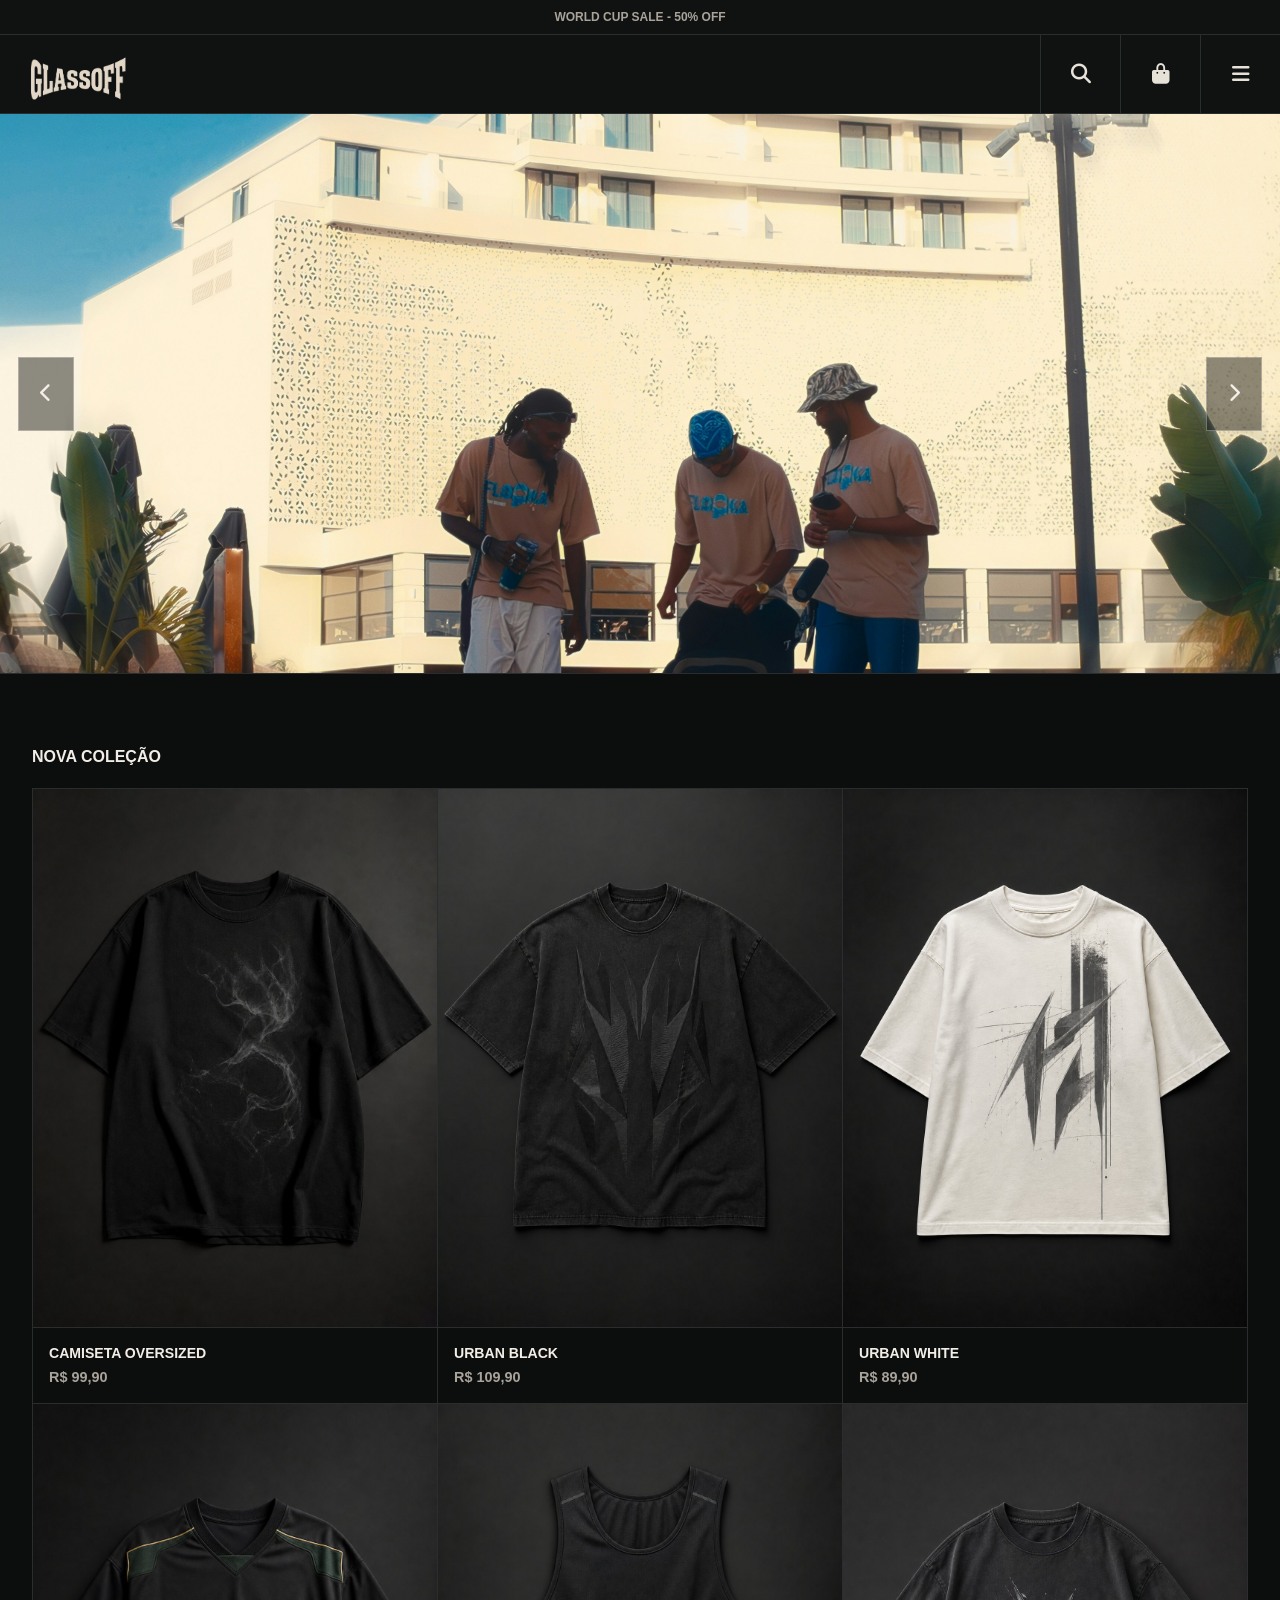
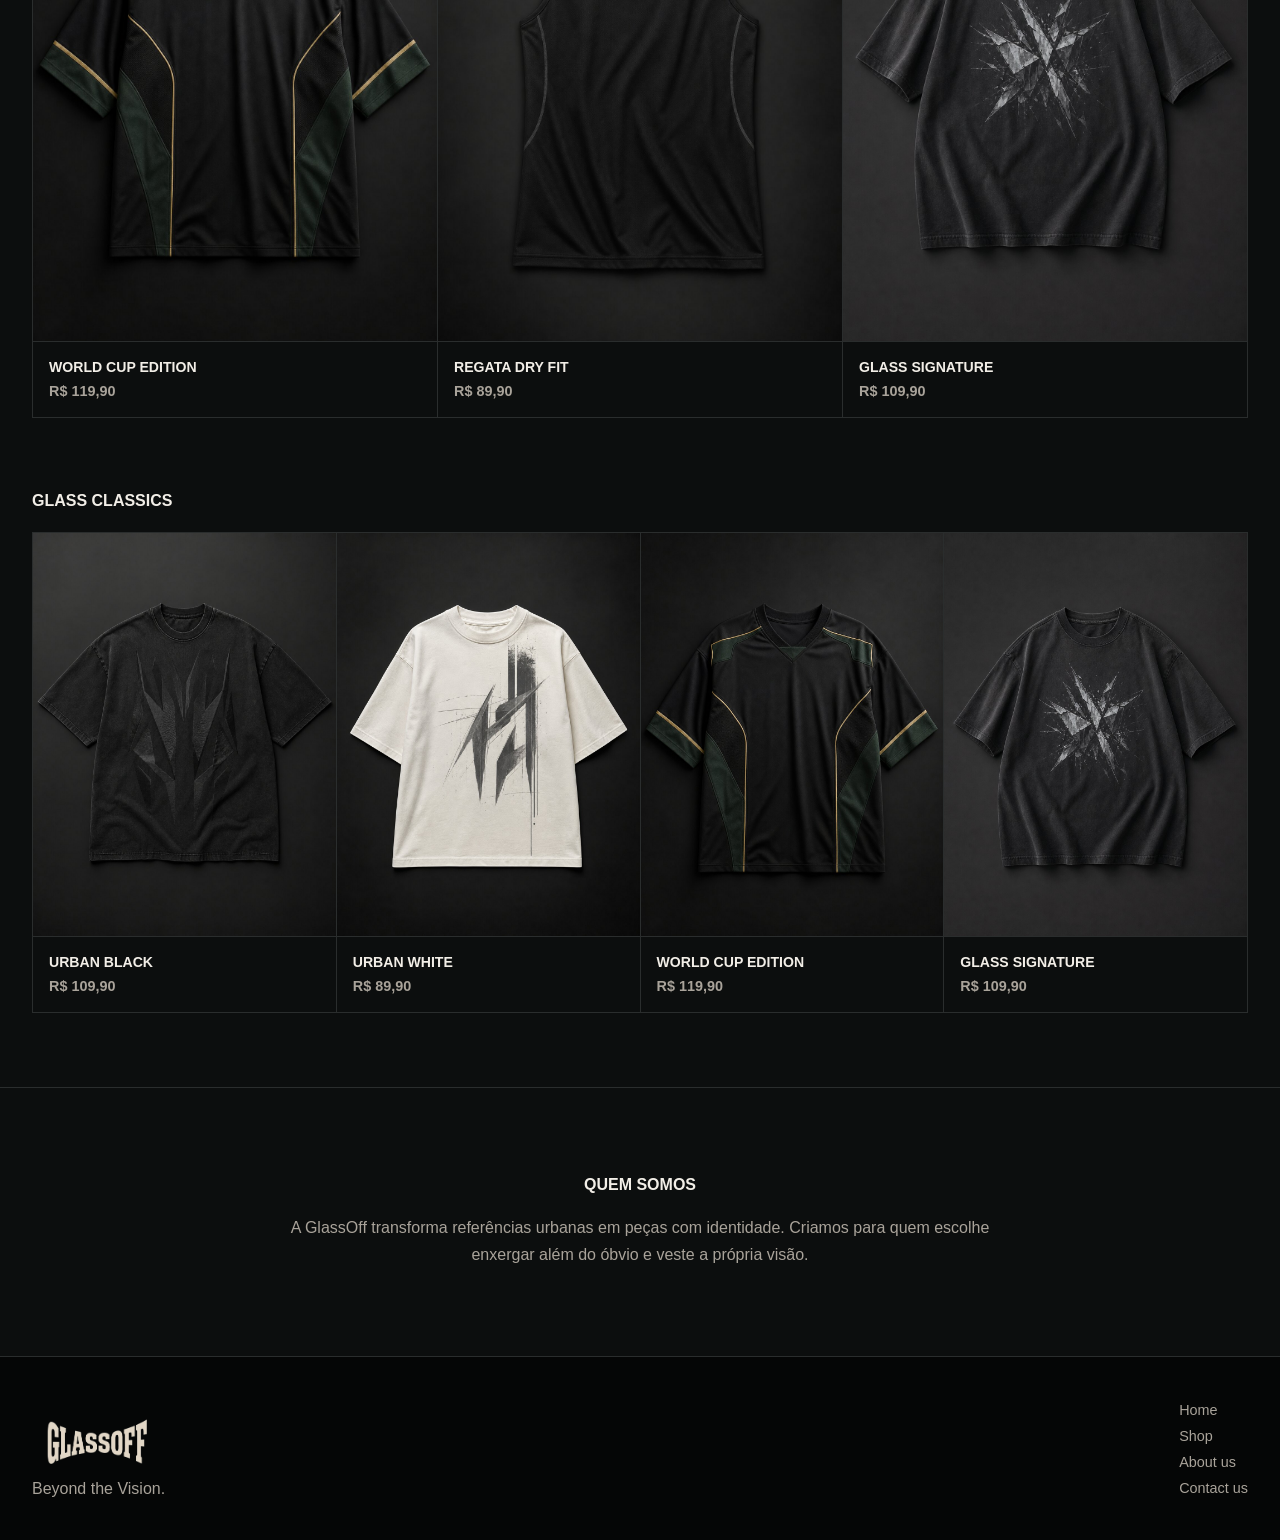
<file: index.html>
<!DOCTYPE html>
<html lang="pt-br">

<head>
    <meta charset="UTF-8">
    <meta name="viewport" content="width=device-width, initial-scale=1.0">
    <link rel="preconnect" href="https://fonts.googleapis.com">
    <link rel="icon" type="image/png" href="assets/logoTransparent.png">
    <link rel="stylesheet" href="https://cdnjs.cloudflare.com/ajax/libs/font-awesome/6.5.1/css/all.min.css">
    <link rel="stylesheet" href="style.css">
    <title>GlassOff</title>
</head>

<body>

    <!-- Parte Superior -->
    <header>

        <!-- Barra promocional -->
        <div class="header-top">
            World Cup Sale - 50% OFF
        </div>

        <!-- Logo + Icones -->
        <div class="header-center">

            <a class="header-logo" href="index.html" aria-label="GlassOff - Inicio">
                <img src="assets/logoTransparent.png" alt="GlassOff">
            </a>

            <div class="icons">
                <button class="header-icon-button js-search-open" type="button" aria-label="Buscar">
                    <i class="fa-solid fa-magnifying-glass"></i>
                </button>
                <button class="header-icon-button js-cart-open" type="button" aria-label="Carrinho">
                    <i class="fa-solid fa-bag-shopping"></i>
                </button>
                <button class="header-icon-button js-menu-open" type="button" aria-label="Menu de categorias">
                    <i class="fa-solid fa-bars"></i>
                </button>
            </div>

        </div>

    </header>

    <div class="site-overlay" aria-hidden="true"></div>

    <aside class="side-panel side-menu" id="side-menu" aria-hidden="true" aria-label="Menu de navegação">
        <div class="side-panel-header side-panel-header-empty">
            <button class="side-panel-close js-panel-close" type="button" aria-label="Fechar menu">
                <i class="fa-solid fa-xmark"></i>
            </button>
        </div>

        <nav class="side-panel-nav" aria-label="Links principais">
            <a href="index.html">Home</a>
            <a href="produtos.html">Shop</a>
            <a href="sobre.html">About us</a>
            <a href="contato.html">Contact us</a>
        </nav>
    </aside>

    <aside class="side-panel side-cart" id="side-cart" aria-hidden="true" aria-label="Carrinho de compras">
        <div class="side-panel-header">
            <h2>Carrinho de compras</h2>
            <button class="side-panel-close js-panel-close" type="button" aria-label="Fechar carrinho">
                <i class="fa-solid fa-xmark"></i>
            </button>
        </div>

        <p class="empty-cart-message">
            <i class="fa-solid fa-circle-info"></i>
            O carrinho de compras está vazio.
        </p>
    </aside>

    <aside class="side-panel side-search" id="side-search" aria-hidden="true" aria-label="Busca de produtos">
        <div class="side-panel-header">
            <h2>Buscar produtos</h2>
            <button class="side-panel-close js-panel-close" type="button" aria-label="Fechar busca">
                <i class="fa-solid fa-xmark"></i>
            </button>
        </div>

        <form class="search-panel-form" id="search-form">
            <label for="search-input">Pesquisar</label>
            <div class="search-input-row">
                <input type="search" id="search-input" placeholder="Digite o nome do produto">
                <button type="submit" aria-label="Pesquisar">
                    <i class="fa-solid fa-magnifying-glass"></i>
                </button>
            </div>
        </form>

        <div class="search-results" id="search-results">
            <p>Digite para buscar produtos cadastrados.</p>
        </div>
    </aside>

    <main>

        <!-- Carrossel Principal -->
        <section class="hero-carousel" aria-label="Destaques GlassOff">
            <div class="carousel-track">

                <article class="carousel-slide is-active">
                    <img src="assets/car1.jpg" alt="Campanha GlassOff 1">
                </article>

                <article class="carousel-slide">
                    <img src="assets/car2.jpg" alt="Campanha GlassOff 2">
                </article>

                <article class="carousel-slide">
                    <img src="assets/car3.jpg" alt="Campanha GlassOff 3">
                </article>

            </div>

            <button class="carousel-arrow carousel-arrow-left" type="button" aria-label="Imagem anterior">
                <i class="fa-solid fa-chevron-left"></i>
            </button>

            <button class="carousel-arrow carousel-arrow-right" type="button" aria-label="Próxima imagem">
                <i class="fa-solid fa-chevron-right"></i>
            </button>
        </section>

        <!-- Colecoes -->
        <section class="collection-section collection-featured">
            <h2>Nova Coleção</h2>

            <div class="product-grid">
                <a class="product-card" href="produtos.html">
                    <img class="product-image" src="assets/camiseta-oversized.jpg" alt="Camiseta Oversized preta da GlassOff" loading="lazy">
                    <h3>Camiseta Oversized</h3>
                    <p>R$ 99,90</p>
                </a>

                <a class="product-card" href="produtos.html">
                    <img class="product-image" src="assets/urban-black.jpg" alt="Camiseta Urban Black da GlassOff" loading="lazy">
                    <h3>Urban Black</h3>
                    <p>R$ 109,90</p>
                </a>

                <a class="product-card" href="produtos.html">
                    <img class="product-image" src="assets/urban-white.jpg" alt="Camiseta Urban White da GlassOff" loading="lazy">
                    <h3>Urban White</h3>
                    <p>R$ 89,90</p>
                </a>

                <a class="product-card" href="produtos.html">
                    <img class="product-image" src="assets/world-cup-edition.jpg" alt="Camiseta World Cup Edition da GlassOff" loading="lazy">
                    <h3>World Cup Edition</h3>
                    <p>R$ 119,90</p>
                </a>

                <a class="product-card" href="produtos.html">
                    <img class="product-image" src="assets/regata-dry-fit.jpg" alt="Regata Dry Fit preta da GlassOff" loading="lazy">
                    <h3>Regata Dry Fit</h3>
                    <p>R$ 89,90</p>
                </a>

                <a class="product-card" href="produtos.html">
                    <img class="product-image" src="assets/glass-signature.jpg" alt="Camiseta Glass Signature da GlassOff" loading="lazy">
                    <h3>Glass Signature</h3>
                    <p>R$ 109,90</p>
                </a>
            </div>
        </section>

        <section class="collection-section">
            <h2>Glass Classics</h2>

            <div class="product-grid">
                <a class="product-card" href="produtos.html">
                    <img class="product-image" src="assets/urban-black.jpg" alt="Camiseta Urban Black da GlassOff" loading="lazy">
                    <h3>Urban Black</h3>
                    <p>R$ 109,90</p>
                </a>

                <a class="product-card" href="produtos.html">
                    <img class="product-image" src="assets/urban-white.jpg" alt="Camiseta Urban White da GlassOff" loading="lazy">
                    <h3>Urban White</h3>
                    <p>R$ 89,90</p>
                </a>

                <a class="product-card" href="produtos.html">
                    <img class="product-image" src="assets/world-cup-edition.jpg" alt="Camiseta World Cup Edition da GlassOff" loading="lazy">
                    <h3>World Cup Edition</h3>
                    <p>R$ 119,90</p>
                </a>

                <a class="product-card" href="produtos.html">
                    <img class="product-image" src="assets/glass-signature.jpg" alt="Camiseta Glass Signature da GlassOff" loading="lazy">
                    <h3>Glass Signature</h3>
                    <p>R$ 109,90</p>
                </a>
            </div>
        </section>

        <!-- Sobre -->
        <section class="sobre">

            <h2>Quem Somos</h2>

            <p>
                A GlassOff transforma referências urbanas em peças com identidade.
                Criamos para quem escolhe enxergar além do óbvio e veste a própria visão.
            </p>

        </section>

    </main>

    <!-- Footer -->
    <footer>

        <div class="footer-logo">
            <img src="assets/logoTransparent.png" alt="GlassOff">
            <p>Beyond the Vision.</p>
        </div>

        <nav class="footer-links" aria-label="Links do rodapé">
            <a href="index.html">Home</a>
            <a href="produtos.html">Shop</a>
            <a href="sobre.html">About us</a>
            <a href="contato.html">Contact us</a>
        </nav>

    </footer>

    <script src="https://code.jquery.com/jquery-3.7.1.min.js"></script>
    <script src="script.js"></script>
</body>

</html>
</file>
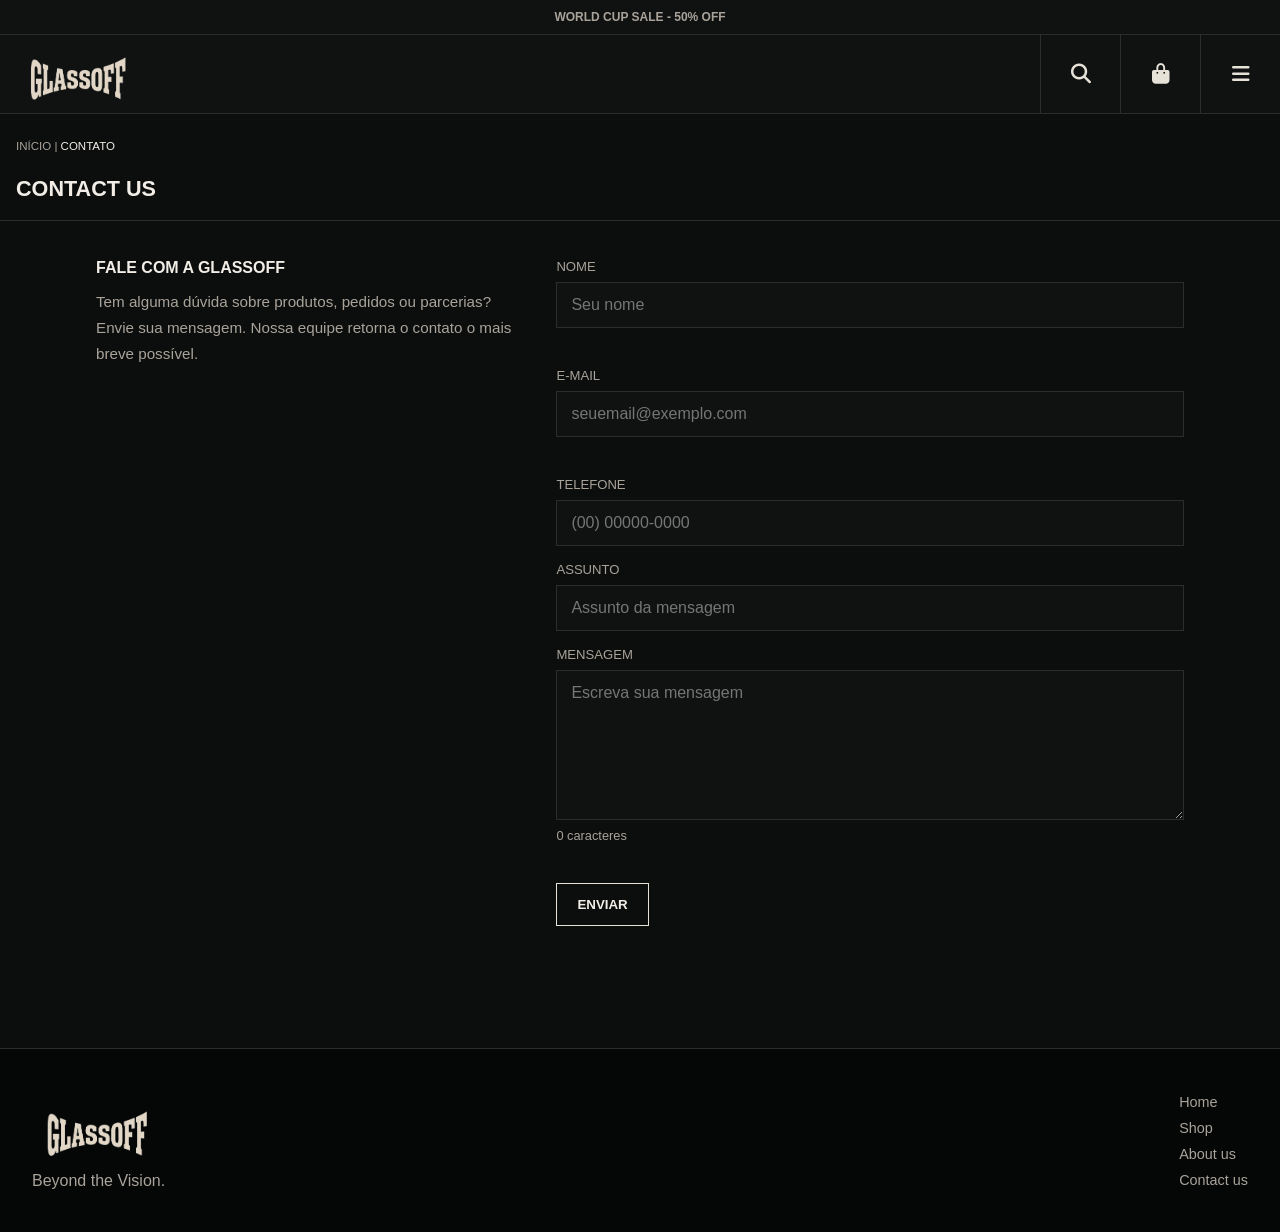
<file: contato.html>
<!DOCTYPE html>
<html lang="pt-br">

<head>
    <meta charset="UTF-8">
    <meta name="viewport" content="width=device-width, initial-scale=1.0">
    <link rel="preconnect" href="https://fonts.googleapis.com">
    <link rel="icon" type="image/png" href="assets/logoTransparent.png">
    <link rel="stylesheet" href="https://cdnjs.cloudflare.com/ajax/libs/font-awesome/6.5.1/css/all.min.css">
    <link rel="stylesheet" href="style.css">
    <title>Contato | GlassOff</title>
</head>

<body>
    <header>
        <div class="header-top">World Cup Sale - 50% OFF</div>

        <div class="header-center">
            <a class="header-logo" href="index.html" aria-label="GlassOff - Inicio">
                <img src="assets/logoTransparent.png" alt="GlassOff">
            </a>

            <div class="icons">
                <button class="header-icon-button js-search-open" type="button" aria-label="Buscar">
                    <i class="fa-solid fa-magnifying-glass"></i>
                </button>
                <button class="header-icon-button js-cart-open" type="button" aria-label="Carrinho">
                    <i class="fa-solid fa-bag-shopping"></i>
                </button>
                <button class="header-icon-button js-menu-open" type="button" aria-label="Menu de categorias">
                    <i class="fa-solid fa-bars"></i>
                </button>
            </div>
        </div>
    </header>

    <div class="site-overlay" aria-hidden="true"></div>

    <aside class="side-panel side-menu" id="side-menu" aria-hidden="true" aria-label="Menu de navegação">
        <div class="side-panel-header side-panel-header-empty">
            <button class="side-panel-close js-panel-close" type="button" aria-label="Fechar menu">
                <i class="fa-solid fa-xmark"></i>
            </button>
        </div>

        <nav class="side-panel-nav" aria-label="Links principais">
            <a href="index.html">Home</a>
            <a href="produtos.html">Shop</a>
            <a href="sobre.html">About us</a>
            <a href="contato.html">Contact us</a>
        </nav>
    </aside>

    <aside class="side-panel side-cart" id="side-cart" aria-hidden="true" aria-label="Carrinho de compras">
        <div class="side-panel-header">
            <h2>Carrinho de compras</h2>
            <button class="side-panel-close js-panel-close" type="button" aria-label="Fechar carrinho">
                <i class="fa-solid fa-xmark"></i>
            </button>
        </div>

        <p class="empty-cart-message">
            <i class="fa-solid fa-circle-info"></i>
            O carrinho de compras está vazio.
        </p>
    </aside>

    <aside class="side-panel side-search" id="side-search" aria-hidden="true" aria-label="Busca de produtos">
        <div class="side-panel-header">
            <h2>Buscar produtos</h2>
            <button class="side-panel-close js-panel-close" type="button" aria-label="Fechar busca">
                <i class="fa-solid fa-xmark"></i>
            </button>
        </div>

        <form class="search-panel-form" id="search-form">
            <label for="search-input">Pesquisar</label>
            <div class="search-input-row">
                <input type="search" id="search-input" placeholder="Digite o nome do produto">
                <button type="submit" aria-label="Pesquisar">
                    <i class="fa-solid fa-magnifying-glass"></i>
                </button>
            </div>
        </form>

        <div class="search-results" id="search-results">
            <p>Digite para buscar produtos cadastrados.</p>
        </div>
    </aside>

    <main>
        <section class="page-header">
            <div class="breadcrumb">
                <a href="index.html">Início</a> | <span>Contato</span>
            </div>
            <h1>Contact us</h1>
        </section>

        <section class="contact-layout">
            <article class="contact-copy">
                <div class="text-block">
                    <h2>Fale com a GlassOff</h2>
                    <p>
                        Tem alguma dúvida sobre produtos, pedidos ou parcerias? Envie sua mensagem.
                        Nossa equipe retorna o contato o mais breve possível.
                    </p>
                </div>
            </article>

            <form class="contact-form" id="contact-form" novalidate>
                <div class="form-group">
                    <label for="name">Nome</label>
                    <input type="text" id="name" name="name" placeholder="Seu nome" autocomplete="name" required aria-describedby="name-error">
                    <span class="form-error" id="name-error" aria-live="polite"></span>
                </div>

                <div class="form-group">
                    <label for="email">E-mail</label>
                    <input type="email" id="email" name="email" placeholder="seuemail@exemplo.com" autocomplete="email" required aria-describedby="email-error">
                    <span class="form-error" id="email-error" aria-live="polite"></span>
                </div>

                <div class="form-group">
                    <label for="phone">Telefone</label>
                    <input type="tel" id="phone" name="phone" placeholder="(00) 00000-0000">
                </div>

                <div class="form-group">
                    <label for="subject">Assunto</label>
                    <input type="text" id="subject" name="subject" placeholder="Assunto da mensagem">
                </div>

                <div class="form-group">
                    <label for="message">Mensagem</label>
                    <textarea id="message" name="message" placeholder="Escreva sua mensagem" minlength="20" required aria-describedby="message-counter message-error"></textarea>
                    <span class="form-help" id="message-counter">0 caracteres</span>
                    <span class="form-error" id="message-error" aria-live="polite"></span>
                </div>

                <button class="primary-button" type="submit">Enviar</button>
                <p class="form-success" id="form-success" role="status" aria-live="polite"></p>
            </form>
        </section>
    </main>

    <footer>
        <div class="footer-logo">
            <img src="assets/logoTransparent.png" alt="GlassOff">
            <p>Beyond the Vision.</p>
        </div>

        <nav class="footer-links" aria-label="Links do rodapé">
            <a href="index.html">Home</a>
            <a href="produtos.html">Shop</a>
            <a href="sobre.html">About us</a>
            <a href="contato.html">Contact us</a>
        </nav>
    </footer>

    <script src="https://code.jquery.com/jquery-3.7.1.min.js"></script>
    <script src="script.js"></script>
</body>

</html>
</file>
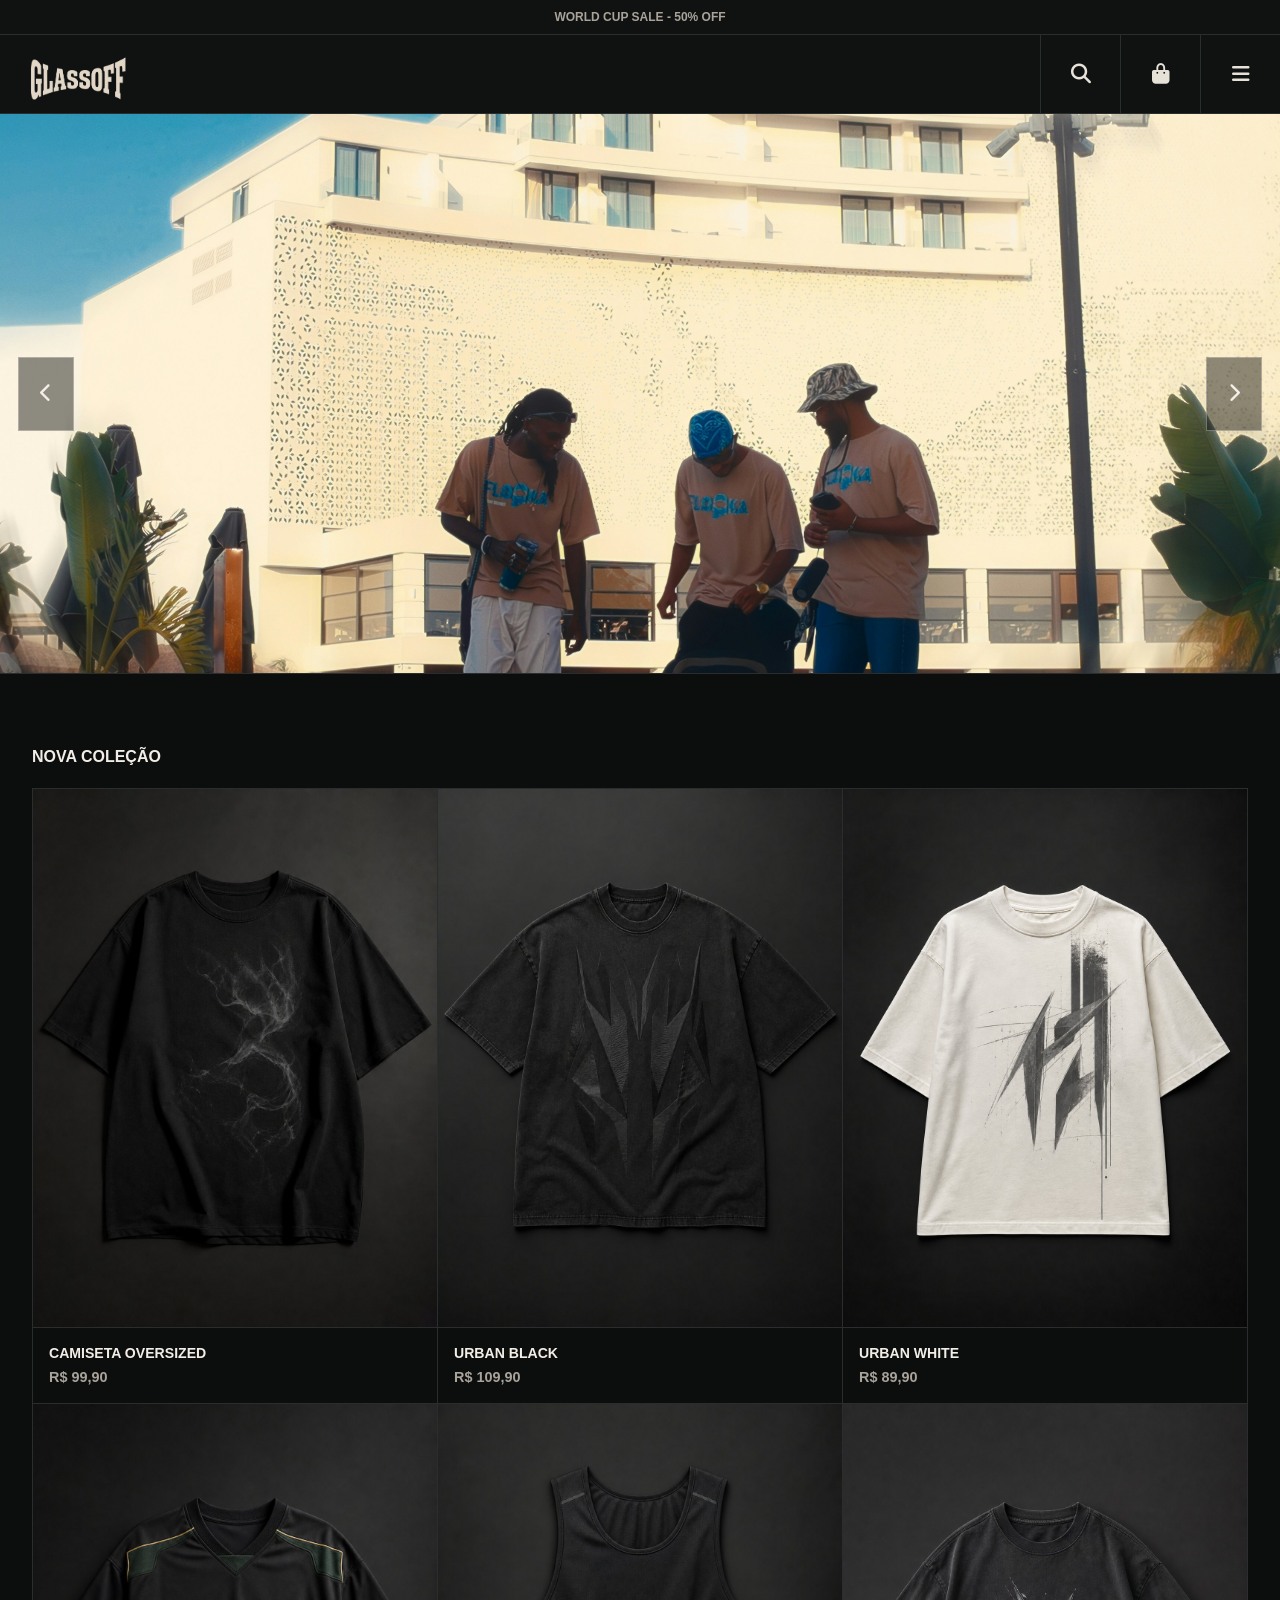
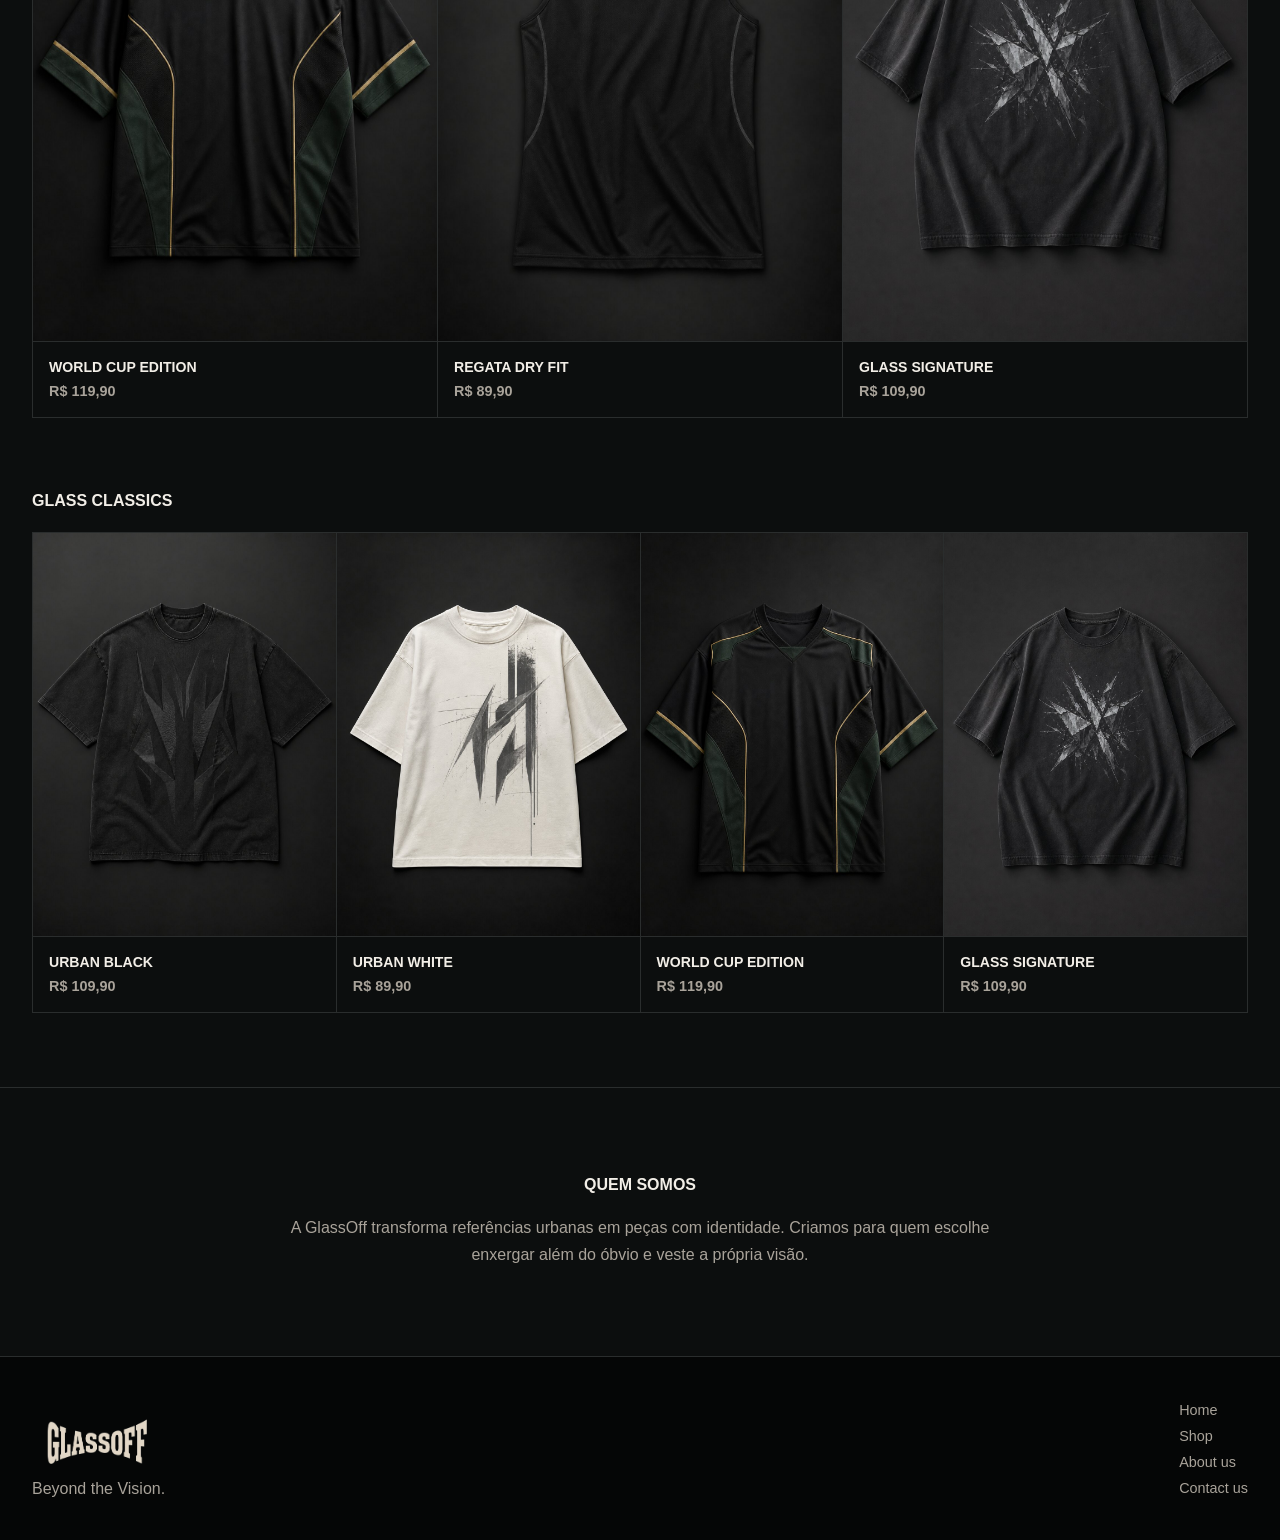
<file: Home.html>
<!DOCTYPE html>
<html lang="pt-br">

<head>
    <meta charset="UTF-8">
    <meta name="viewport" content="width=device-width, initial-scale=1.0">
    <link rel="preconnect" href="https://fonts.googleapis.com">
    <link rel="icon" type="image/png" href="assets/logoTransparent.png">
    <link rel="stylesheet" href="https://cdnjs.cloudflare.com/ajax/libs/font-awesome/6.5.1/css/all.min.css">
    <link rel="stylesheet" href="style.css">
    <title>GlassOff</title>
</head>

<body>

    <!-- Parte Superior -->
    <header>

        <!-- Barra promocional -->
        <div class="header-top">
            World Cup Sale - 50% OFF
        </div>

        <!-- Logo + Icones -->
        <div class="header-center">

            <a class="header-logo" href="Home.html" aria-label="GlassOff - Inicio">
                <img src="assets/logoTransparent.png" alt="GlassOff">
            </a>

            <div class="icons">
                <button class="header-icon-button js-search-open" type="button" aria-label="Buscar">
                    <i class="fa-solid fa-magnifying-glass"></i>
                </button>
                <button class="header-icon-button js-cart-open" type="button" aria-label="Carrinho">
                    <i class="fa-solid fa-bag-shopping"></i>
                </button>
                <button class="header-icon-button js-menu-open" type="button" aria-label="Menu de categorias">
                    <i class="fa-solid fa-bars"></i>
                </button>
            </div>

        </div>

    </header>

    <div class="site-overlay" aria-hidden="true"></div>

    <aside class="side-panel side-menu" id="side-menu" aria-hidden="true" aria-label="Menu de navegação">
        <div class="side-panel-header side-panel-header-empty">
            <button class="side-panel-close js-panel-close" type="button" aria-label="Fechar menu">
                <i class="fa-solid fa-xmark"></i>
            </button>
        </div>

        <nav class="side-panel-nav" aria-label="Links principais">
            <a href="Home.html">Home</a>
            <a href="produtos.html">Shop</a>
            <a href="sobre.html">About us</a>
            <a href="contato.html">Contact us</a>
        </nav>
    </aside>

    <aside class="side-panel side-cart" id="side-cart" aria-hidden="true" aria-label="Carrinho de compras">
        <div class="side-panel-header">
            <h2>Carrinho de compras</h2>
            <button class="side-panel-close js-panel-close" type="button" aria-label="Fechar carrinho">
                <i class="fa-solid fa-xmark"></i>
            </button>
        </div>

        <p class="empty-cart-message">
            <i class="fa-solid fa-circle-info"></i>
            O carrinho de compras está vazio.
        </p>
    </aside>

    <aside class="side-panel side-search" id="side-search" aria-hidden="true" aria-label="Busca de produtos">
        <div class="side-panel-header">
            <h2>Buscar produtos</h2>
            <button class="side-panel-close js-panel-close" type="button" aria-label="Fechar busca">
                <i class="fa-solid fa-xmark"></i>
            </button>
        </div>

        <form class="search-panel-form" id="search-form">
            <label for="search-input">Pesquisar</label>
            <div class="search-input-row">
                <input type="search" id="search-input" placeholder="Digite o nome do produto">
                <button type="submit" aria-label="Pesquisar">
                    <i class="fa-solid fa-magnifying-glass"></i>
                </button>
            </div>
        </form>

        <div class="search-results" id="search-results">
            <p>Digite para buscar produtos cadastrados.</p>
        </div>
    </aside>

    <main>

        <!-- Carrossel Principal -->
        <section class="hero-carousel" aria-label="Destaques GlassOff">
            <div class="carousel-track">

                <article class="carousel-slide is-active">
                    <img src="assets/car1.jpg" alt="Campanha GlassOff 1">
                </article>

                <article class="carousel-slide">
                    <img src="assets/car2.jpg" alt="Campanha GlassOff 2">
                </article>

                <article class="carousel-slide">
                    <img src="assets/car3.jpg" alt="Campanha GlassOff 3">
                </article>

            </div>

            <button class="carousel-arrow carousel-arrow-left" type="button" aria-label="Imagem anterior">
                <i class="fa-solid fa-chevron-left"></i>
            </button>

            <button class="carousel-arrow carousel-arrow-right" type="button" aria-label="Próxima imagem">
                <i class="fa-solid fa-chevron-right"></i>
            </button>
        </section>

        <!-- Colecoes -->
        <section class="collection-section collection-featured">
            <h2>Nova Coleção</h2>

            <div class="product-grid">
                <a class="product-card" href="produtos.html">
                    <img class="product-image" src="assets/camiseta-oversized.jpg" alt="Camiseta Oversized preta da GlassOff" loading="lazy">
                    <h3>Camiseta Oversized</h3>
                    <p>R$ 99,90</p>
                </a>

                <a class="product-card" href="produtos.html">
                    <img class="product-image" src="assets/urban-black.jpg" alt="Camiseta Urban Black da GlassOff" loading="lazy">
                    <h3>Urban Black</h3>
                    <p>R$ 109,90</p>
                </a>

                <a class="product-card" href="produtos.html">
                    <img class="product-image" src="assets/urban-white.jpg" alt="Camiseta Urban White da GlassOff" loading="lazy">
                    <h3>Urban White</h3>
                    <p>R$ 89,90</p>
                </a>

                <a class="product-card" href="produtos.html">
                    <img class="product-image" src="assets/world-cup-edition.jpg" alt="Camiseta World Cup Edition da GlassOff" loading="lazy">
                    <h3>World Cup Edition</h3>
                    <p>R$ 119,90</p>
                </a>

                <a class="product-card" href="produtos.html">
                    <img class="product-image" src="assets/regata-dry-fit.jpg" alt="Regata Dry Fit preta da GlassOff" loading="lazy">
                    <h3>Regata Dry Fit</h3>
                    <p>R$ 89,90</p>
                </a>

                <a class="product-card" href="produtos.html">
                    <img class="product-image" src="assets/glass-signature.jpg" alt="Camiseta Glass Signature da GlassOff" loading="lazy">
                    <h3>Glass Signature</h3>
                    <p>R$ 109,90</p>
                </a>
            </div>
        </section>

        <section class="collection-section">
            <h2>Glass Classics</h2>

            <div class="product-grid">
                <a class="product-card" href="produtos.html">
                    <img class="product-image" src="assets/urban-black.jpg" alt="Camiseta Urban Black da GlassOff" loading="lazy">
                    <h3>Urban Black</h3>
                    <p>R$ 109,90</p>
                </a>

                <a class="product-card" href="produtos.html">
                    <img class="product-image" src="assets/urban-white.jpg" alt="Camiseta Urban White da GlassOff" loading="lazy">
                    <h3>Urban White</h3>
                    <p>R$ 89,90</p>
                </a>

                <a class="product-card" href="produtos.html">
                    <img class="product-image" src="assets/world-cup-edition.jpg" alt="Camiseta World Cup Edition da GlassOff" loading="lazy">
                    <h3>World Cup Edition</h3>
                    <p>R$ 119,90</p>
                </a>

                <a class="product-card" href="produtos.html">
                    <img class="product-image" src="assets/glass-signature.jpg" alt="Camiseta Glass Signature da GlassOff" loading="lazy">
                    <h3>Glass Signature</h3>
                    <p>R$ 109,90</p>
                </a>
            </div>
        </section>

        <!-- Sobre -->
        <section class="sobre">

            <h2>Quem Somos</h2>

            <p>
                A GlassOff transforma referências urbanas em peças com identidade.
                Criamos para quem escolhe enxergar além do óbvio e veste a própria visão.
            </p>

        </section>

    </main>

    <!-- Footer -->
    <footer>

        <div class="footer-logo">
            <img src="assets/logoTransparent.png" alt="GlassOff">
            <p>Beyond the Vision.</p>
        </div>

        <nav class="footer-links" aria-label="Links do rodapé">
            <a href="Home.html">Home</a>
            <a href="produtos.html">Shop</a>
            <a href="sobre.html">About us</a>
            <a href="contato.html">Contact us</a>
        </nav>

    </footer>

    <script src="https://code.jquery.com/jquery-3.7.1.min.js"></script>
    <script src="script.js"></script>
</body>

</html>
</file>
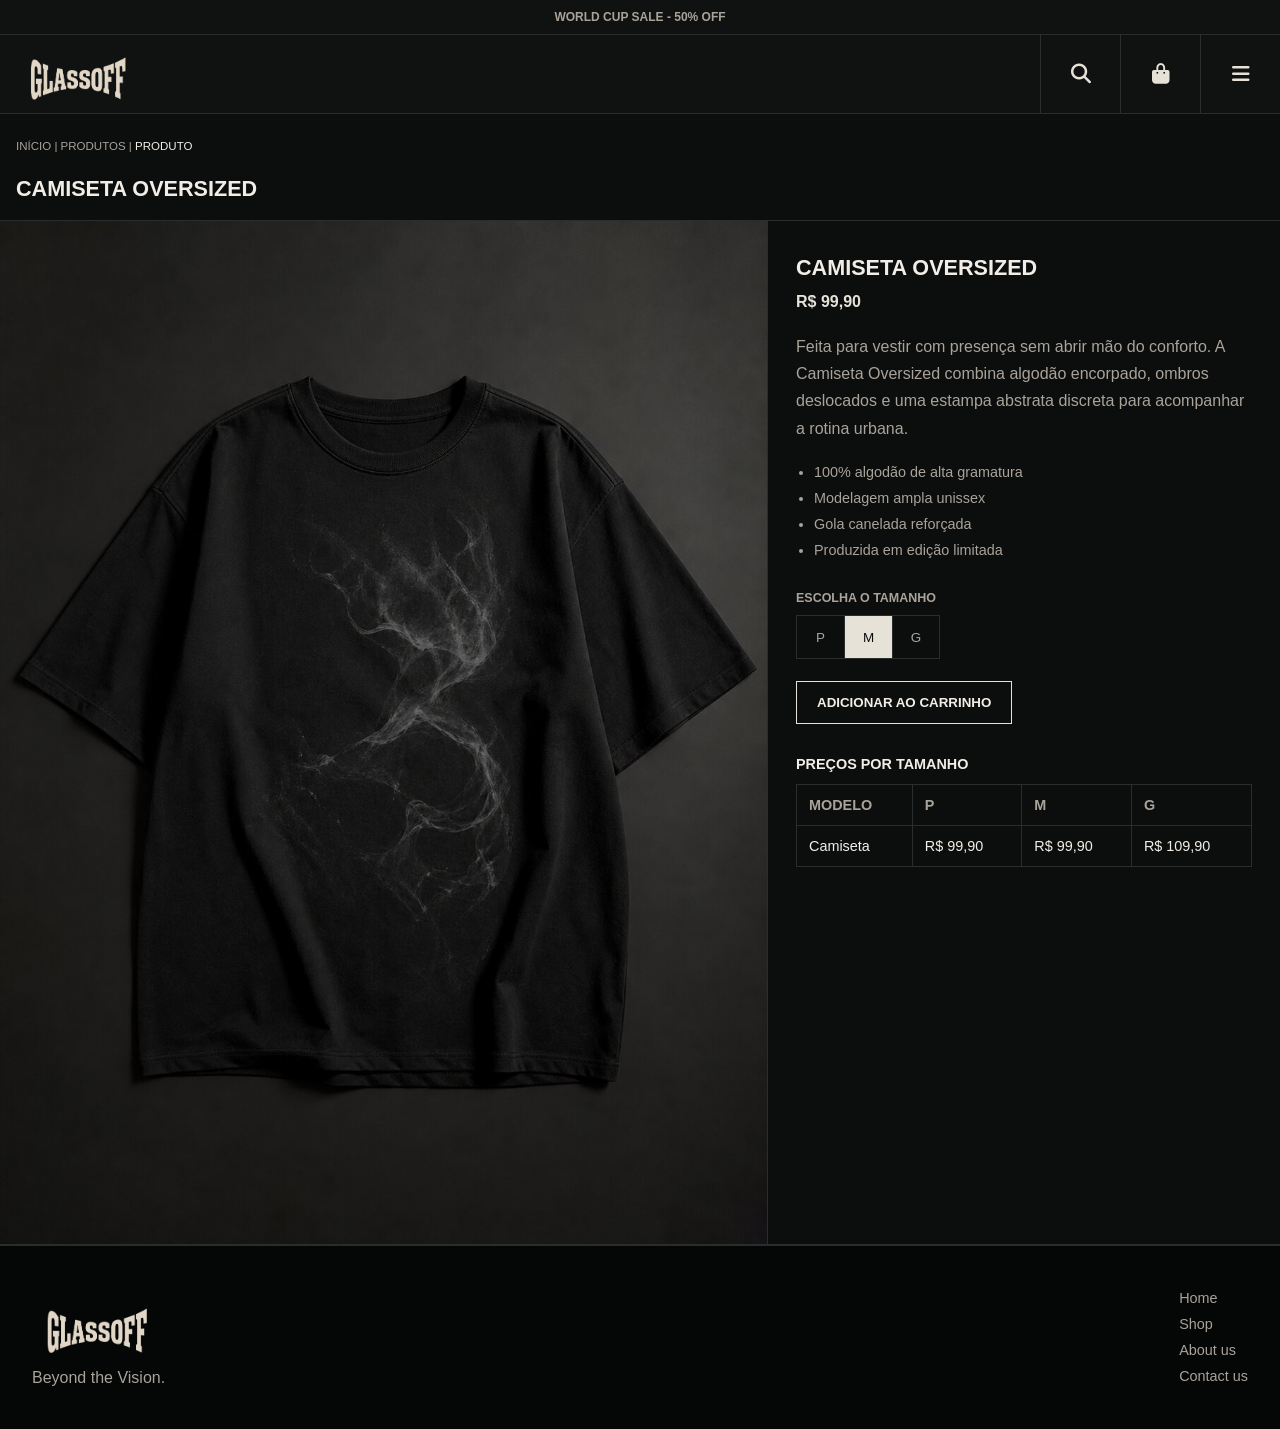
<file: produto.html>
<!DOCTYPE html>
<html lang="pt-br">

<head>
    <meta charset="UTF-8">
    <meta name="viewport" content="width=device-width, initial-scale=1.0">
    <link rel="preconnect" href="https://fonts.googleapis.com">
    <link rel="icon" type="image/png" href="assets/logoTransparent.png">
    <link rel="stylesheet" href="https://cdnjs.cloudflare.com/ajax/libs/font-awesome/6.5.1/css/all.min.css">
    <link rel="stylesheet" href="style.css">
    <title>Produto | GlassOff</title>
</head>

<body>
    <header>
        <div class="header-top">World Cup Sale - 50% OFF</div>

        <div class="header-center">
            <a class="header-logo" href="index.html" aria-label="GlassOff - Inicio">
                <img src="assets/logoTransparent.png" alt="GlassOff">
            </a>

            <div class="icons">
                <button class="header-icon-button js-search-open" type="button" aria-label="Buscar">
                    <i class="fa-solid fa-magnifying-glass"></i>
                </button>
                <button class="header-icon-button js-cart-open" type="button" aria-label="Carrinho">
                    <i class="fa-solid fa-bag-shopping"></i>
                </button>
                <button class="header-icon-button js-menu-open" type="button" aria-label="Menu de categorias">
                    <i class="fa-solid fa-bars"></i>
                </button>
            </div>
        </div>
    </header>

    <div class="site-overlay" aria-hidden="true"></div>

    <aside class="side-panel side-menu" id="side-menu" aria-hidden="true" aria-label="Menu de navegação">
        <div class="side-panel-header side-panel-header-empty">
            <button class="side-panel-close js-panel-close" type="button" aria-label="Fechar menu">
                <i class="fa-solid fa-xmark"></i>
            </button>
        </div>

        <nav class="side-panel-nav" aria-label="Links principais">
            <a href="index.html">Home</a>
            <a href="produtos.html">Shop</a>
            <a href="sobre.html">About us</a>
            <a href="contato.html">Contact us</a>
        </nav>
    </aside>

    <aside class="side-panel side-cart" id="side-cart" aria-hidden="true" aria-label="Carrinho de compras">
        <div class="side-panel-header">
            <h2>Carrinho de compras</h2>
            <button class="side-panel-close js-panel-close" type="button" aria-label="Fechar carrinho">
                <i class="fa-solid fa-xmark"></i>
            </button>
        </div>

        <p class="empty-cart-message">
            <i class="fa-solid fa-circle-info"></i>
            O carrinho de compras está vazio.
        </p>
    </aside>

    <aside class="side-panel side-search" id="side-search" aria-hidden="true" aria-label="Busca de produtos">
        <div class="side-panel-header">
            <h2>Buscar produtos</h2>
            <button class="side-panel-close js-panel-close" type="button" aria-label="Fechar busca">
                <i class="fa-solid fa-xmark"></i>
            </button>
        </div>

        <form class="search-panel-form" id="search-form">
            <label for="search-input">Pesquisar</label>
            <div class="search-input-row">
                <input type="search" id="search-input" placeholder="Digite o nome do produto">
                <button type="submit" aria-label="Pesquisar">
                    <i class="fa-solid fa-magnifying-glass"></i>
                </button>
            </div>
        </form>

        <div class="search-results" id="search-results">
            <p>Digite para buscar produtos cadastrados.</p>
        </div>
    </aside>

    <main>
        <section class="page-header">
            <div class="breadcrumb">
                <a href="index.html">Início</a> | <a href="produtos.html">Produtos</a> | <span>Produto</span>
            </div>
            <h1>Camiseta Oversized</h1>
        </section>

        <section class="product-detail-layout">
            <div class="product-gallery">
                <img src="assets/camiseta-oversized.jpg" alt="Camiseta Oversized preta da GlassOff, vista frontal">
            </div>

            <article class="product-info">
                <h1>Camiseta Oversized</h1>
                <p class="product-price">R$ 99,90</p>
                <p class="product-description">
                    Feita para vestir com presença sem abrir mão do conforto. A Camiseta Oversized combina
                    algodão encorpado, ombros deslocados e uma estampa abstrata discreta para acompanhar a
                    rotina urbana.
                </p>

                <ul class="product-features">
                    <li>100% algodão de alta gramatura</li>
                    <li>Modelagem ampla unissex</li>
                    <li>Gola canelada reforçada</li>
                    <li>Produzida em edição limitada</li>
                </ul>

                <fieldset class="size-selector">
                    <legend>Escolha o tamanho</legend>
                    <div class="size-options">
                        <input type="radio" name="size" id="size-p" value="P">
                        <label for="size-p">P</label>
                        <input type="radio" name="size" id="size-m" value="M" checked>
                        <label for="size-m">M</label>
                        <input type="radio" name="size" id="size-g" value="G">
                        <label for="size-g">G</label>
                    </div>
                </fieldset>

                <button class="primary-button product-buy-button" type="button">Adicionar ao carrinho</button>

                <table class="price-table">
                    <caption>Preços por tamanho</caption>
                    <thead>
                        <tr>
                            <th>Modelo</th>
                            <th>P</th>
                            <th>M</th>
                            <th>G</th>
                        </tr>
                    </thead>
                    <tbody>
                        <tr>
                            <td>Camiseta</td>
                            <td>R$ 99,90</td>
                            <td>R$ 99,90</td>
                            <td>R$ 109,90</td>
                        </tr>
                    </tbody>
                </table>
            </article>
        </section>
    </main>

    <footer>
        <div class="footer-logo">
            <img src="assets/logoTransparent.png" alt="GlassOff">
            <p>Beyond the Vision.</p>
        </div>

        <nav class="footer-links" aria-label="Links do rodapé">
            <a href="index.html">Home</a>
            <a href="produtos.html">Shop</a>
            <a href="sobre.html">About us</a>
            <a href="contato.html">Contact us</a>
        </nav>
    </footer>

    <script src="https://code.jquery.com/jquery-3.7.1.min.js"></script>
    <script src="script.js"></script>
</body>

</html>
</file>
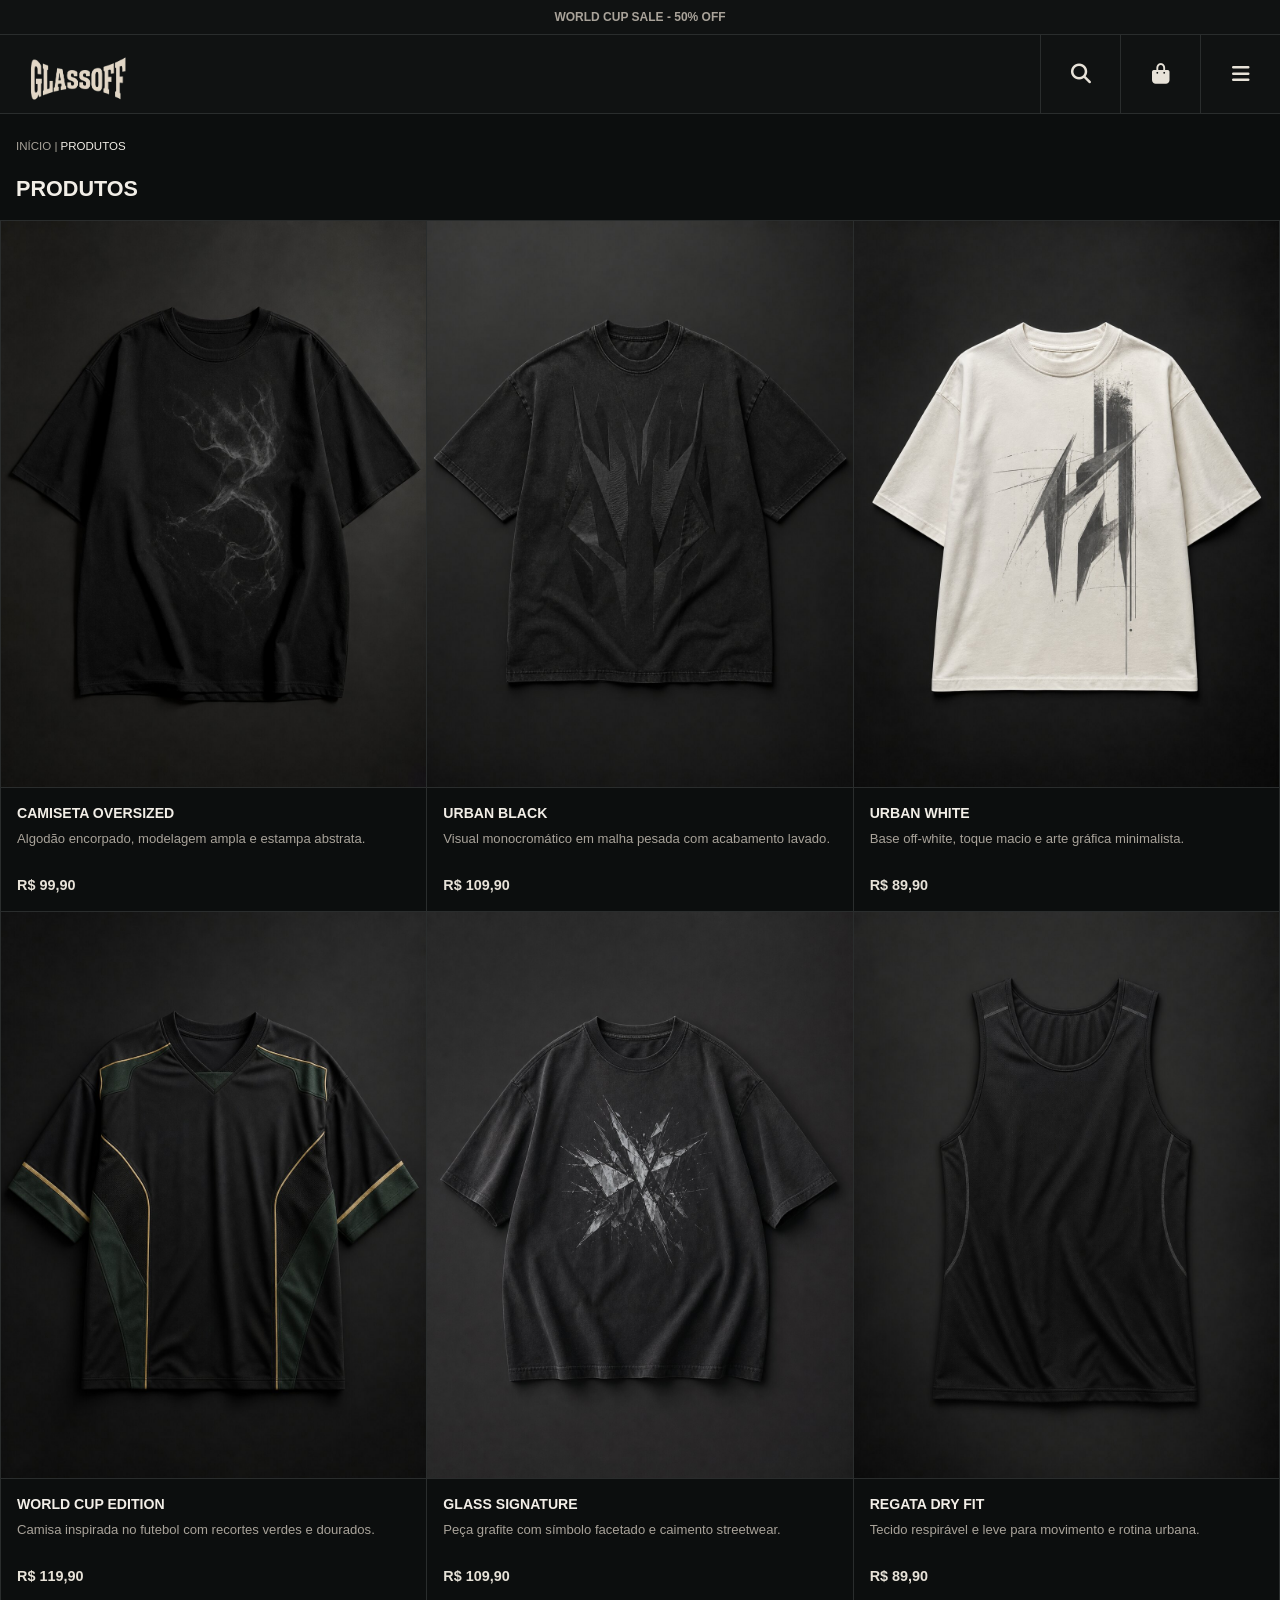
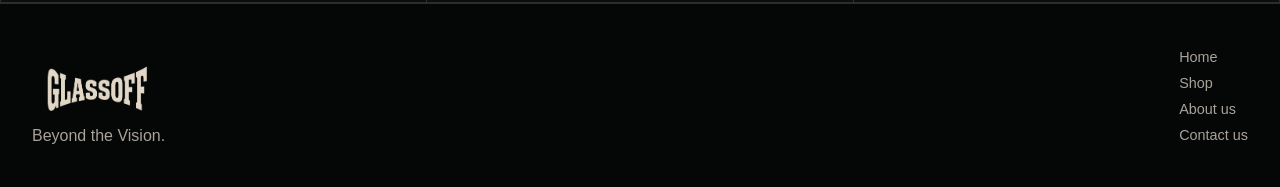
<file: produtos.html>
<!DOCTYPE html>
<html lang="pt-br">

<head>
    <meta charset="UTF-8">
    <meta name="viewport" content="width=device-width, initial-scale=1.0">
    <link rel="preconnect" href="https://fonts.googleapis.com">
    <link rel="icon" type="image/png" href="assets/logoTransparent.png">
    <link rel="stylesheet" href="https://cdnjs.cloudflare.com/ajax/libs/font-awesome/6.5.1/css/all.min.css">
    <link rel="stylesheet" href="style.css">
    <title>Produtos | GlassOff</title>
</head>

<body>
    <header>
        <div class="header-top">World Cup Sale - 50% OFF</div>

        <div class="header-center">
            <a class="header-logo" href="index.html" aria-label="GlassOff - Inicio">
                <img src="assets/logoTransparent.png" alt="GlassOff">
            </a>

            <div class="icons">
                <button class="header-icon-button js-search-open" type="button" aria-label="Buscar">
                    <i class="fa-solid fa-magnifying-glass"></i>
                </button>
                <button class="header-icon-button js-cart-open" type="button" aria-label="Carrinho">
                    <i class="fa-solid fa-bag-shopping"></i>
                </button>
                <button class="header-icon-button js-menu-open" type="button" aria-label="Menu de categorias">
                    <i class="fa-solid fa-bars"></i>
                </button>
            </div>
        </div>
    </header>

    <div class="site-overlay" aria-hidden="true"></div>

    <aside class="side-panel side-menu" id="side-menu" aria-hidden="true" aria-label="Menu de navegação">
        <div class="side-panel-header side-panel-header-empty">
            <button class="side-panel-close js-panel-close" type="button" aria-label="Fechar menu">
                <i class="fa-solid fa-xmark"></i>
            </button>
        </div>

        <nav class="side-panel-nav" aria-label="Links principais">
            <a href="index.html">Home</a>
            <a href="produtos.html">Shop</a>
            <a href="sobre.html">About us</a>
            <a href="contato.html">Contact us</a>
        </nav>
    </aside>

    <aside class="side-panel side-cart" id="side-cart" aria-hidden="true" aria-label="Carrinho de compras">
        <div class="side-panel-header">
            <h2>Carrinho de compras</h2>
            <button class="side-panel-close js-panel-close" type="button" aria-label="Fechar carrinho">
                <i class="fa-solid fa-xmark"></i>
            </button>
        </div>

        <p class="empty-cart-message">
            <i class="fa-solid fa-circle-info"></i>
            O carrinho de compras está vazio.
        </p>
    </aside>

    <aside class="side-panel side-search" id="side-search" aria-hidden="true" aria-label="Busca de produtos">
        <div class="side-panel-header">
            <h2>Buscar produtos</h2>
            <button class="side-panel-close js-panel-close" type="button" aria-label="Fechar busca">
                <i class="fa-solid fa-xmark"></i>
            </button>
        </div>

        <form class="search-panel-form" id="search-form">
            <label for="search-input">Pesquisar</label>
            <div class="search-input-row">
                <input type="search" id="search-input" placeholder="Digite o nome do produto">
                <button type="submit" aria-label="Pesquisar">
                    <i class="fa-solid fa-magnifying-glass"></i>
                </button>
            </div>
        </form>

        <div class="search-results" id="search-results">
            <p>Digite para buscar produtos cadastrados.</p>
        </div>
    </aside>

    <main>
        <section class="page-header">
            <div class="breadcrumb">
                <a href="index.html">Início</a> | <span>Produtos</span>
            </div>
            <h1>Produtos</h1>
        </section>

        <section class="products-page-grid" aria-label="Lista de produtos">
            <a class="product-card" href="produto.html">
                <img class="product-image" src="assets/camiseta-oversized.jpg" alt="Camiseta Oversized preta da GlassOff" loading="lazy">
                <h3>Camiseta Oversized</h3>
                <p class="product-summary">Algodão encorpado, modelagem ampla e estampa abstrata.</p>
                <p class="product-card-price">R$ 99,90</p>
            </a>

            <a class="product-card" href="produto.html">
                <img class="product-image" src="assets/urban-black.jpg" alt="Camiseta Urban Black da GlassOff" loading="lazy">
                <h3>Urban Black</h3>
                <p class="product-summary">Visual monocromático em malha pesada com acabamento lavado.</p>
                <p class="product-card-price">R$ 109,90</p>
            </a>

            <a class="product-card" href="produto.html">
                <img class="product-image" src="assets/urban-white.jpg" alt="Camiseta Urban White da GlassOff" loading="lazy">
                <h3>Urban White</h3>
                <p class="product-summary">Base off-white, toque macio e arte gráfica minimalista.</p>
                <p class="product-card-price">R$ 89,90</p>
            </a>

            <a class="product-card" href="produto.html">
                <img class="product-image" src="assets/world-cup-edition.jpg" alt="Camiseta World Cup Edition da GlassOff" loading="lazy">
                <h3>World Cup Edition</h3>
                <p class="product-summary">Camisa inspirada no futebol com recortes verdes e dourados.</p>
                <p class="product-card-price">R$ 119,90</p>
            </a>

            <a class="product-card" href="produto.html">
                <img class="product-image" src="assets/glass-signature.jpg" alt="Camiseta Glass Signature da GlassOff" loading="lazy">
                <h3>Glass Signature</h3>
                <p class="product-summary">Peça grafite com símbolo facetado e caimento streetwear.</p>
                <p class="product-card-price">R$ 109,90</p>
            </a>

            <a class="product-card" href="produto.html">
                <img class="product-image" src="assets/regata-dry-fit.jpg" alt="Regata Dry Fit preta da GlassOff" loading="lazy">
                <h3>Regata Dry Fit</h3>
                <p class="product-summary">Tecido respirável e leve para movimento e rotina urbana.</p>
                <p class="product-card-price">R$ 89,90</p>
            </a>
        </section>
    </main>

    <footer>
        <div class="footer-logo">
            <img src="assets/logoTransparent.png" alt="GlassOff">
            <p>Beyond the Vision.</p>
        </div>

        <nav class="footer-links" aria-label="Links do rodapé">
            <a href="index.html">Home</a>
            <a href="produtos.html">Shop</a>
            <a href="sobre.html">About us</a>
            <a href="contato.html">Contact us</a>
        </nav>
    </footer>

    <script src="https://code.jquery.com/jquery-3.7.1.min.js"></script>
    <script src="script.js"></script>
</body>

</html>
</file>
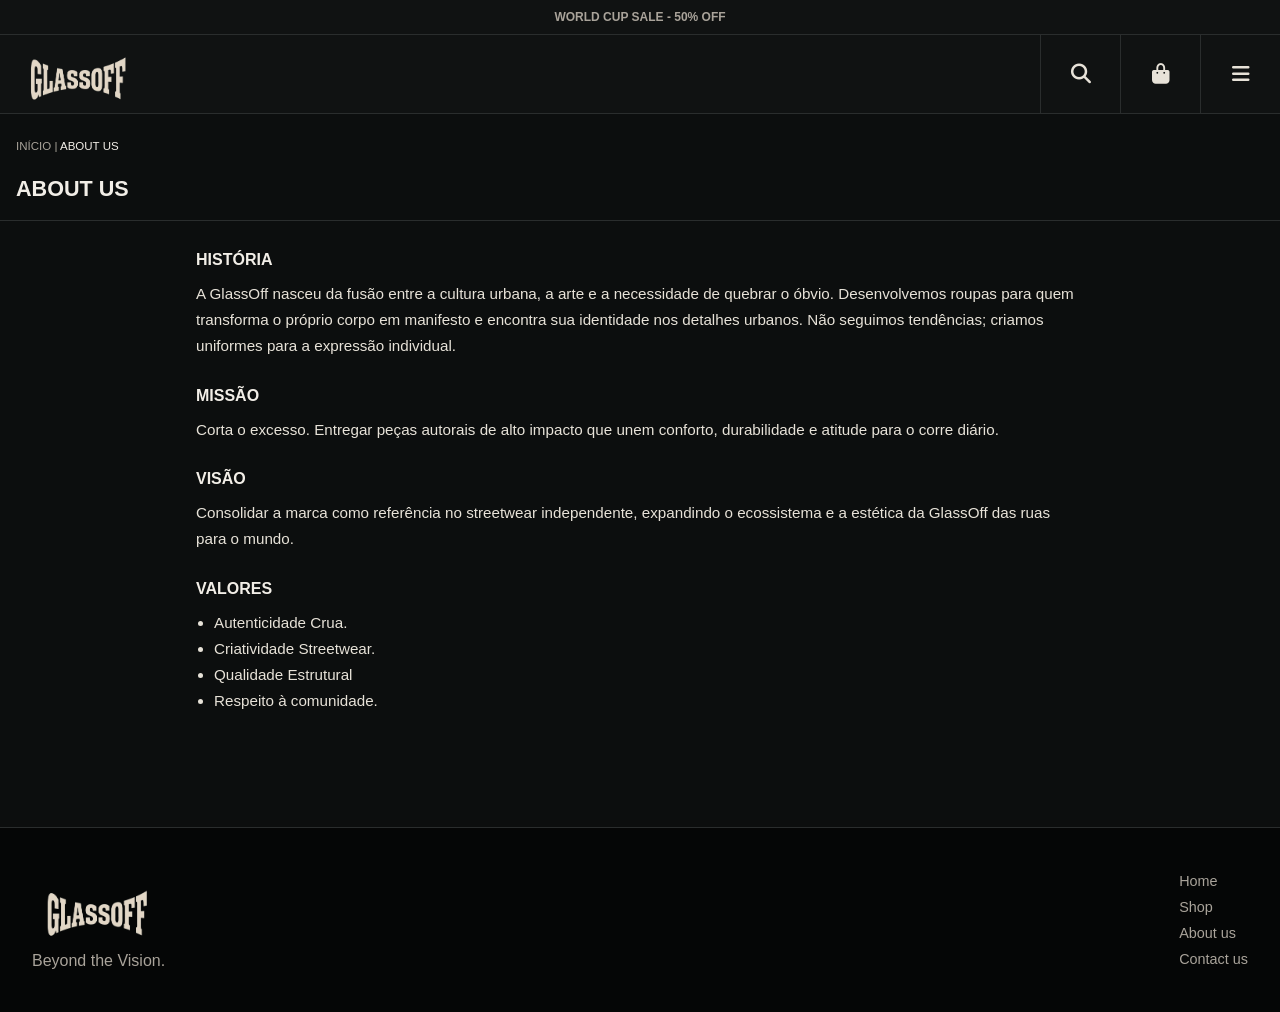
<file: sobre.html>
<!DOCTYPE html>
<html lang="pt-br">

<head>
    <meta charset="UTF-8">
    <meta name="viewport" content="width=device-width, initial-scale=1.0">
    <link rel="preconnect" href="https://fonts.googleapis.com">
    <link rel="icon" type="image/png" href="assets/logoTransparent.png">
    <link rel="stylesheet" href="https://cdnjs.cloudflare.com/ajax/libs/font-awesome/6.5.1/css/all.min.css">
    <link rel="stylesheet" href="style.css">
    <title>Sobre | GlassOff</title>
</head>

<body>
    <header>
        <div class="header-top">World Cup Sale - 50% OFF</div>

        <div class="header-center">
            <a class="header-logo" href="index.html" aria-label="GlassOff - Inicio">
                <img src="assets/logoTransparent.png" alt="GlassOff">
            </a>

            <div class="icons">
                <button class="header-icon-button js-search-open" type="button" aria-label="Buscar">
                    <i class="fa-solid fa-magnifying-glass"></i>
                </button>
                <button class="header-icon-button js-cart-open" type="button" aria-label="Carrinho">
                    <i class="fa-solid fa-bag-shopping"></i>
                </button>
                <button class="header-icon-button js-menu-open" type="button" aria-label="Menu de categorias">
                    <i class="fa-solid fa-bars"></i>
                </button>
            </div>
        </div>
    </header>

    <div class="site-overlay" aria-hidden="true"></div>

    <aside class="side-panel side-menu" id="side-menu" aria-hidden="true" aria-label="Menu de navegação">
        <div class="side-panel-header side-panel-header-empty">
            <button class="side-panel-close js-panel-close" type="button" aria-label="Fechar menu">
                <i class="fa-solid fa-xmark"></i>
            </button>
        </div>

        <nav class="side-panel-nav" aria-label="Links principais">
            <a href="index.html">Home</a>
            <a href="produtos.html">Shop</a>
            <a href="sobre.html">About us</a>
            <a href="contato.html">Contact us</a>
        </nav>
    </aside>

    <aside class="side-panel side-cart" id="side-cart" aria-hidden="true" aria-label="Carrinho de compras">
        <div class="side-panel-header">
            <h2>Carrinho de compras</h2>
            <button class="side-panel-close js-panel-close" type="button" aria-label="Fechar carrinho">
                <i class="fa-solid fa-xmark"></i>
            </button>
        </div>

        <p class="empty-cart-message">
            <i class="fa-solid fa-circle-info"></i>
            O carrinho de compras está vazio.
        </p>
    </aside>

    <aside class="side-panel side-search" id="side-search" aria-hidden="true" aria-label="Busca de produtos">
        <div class="side-panel-header">
            <h2>Buscar produtos</h2>
            <button class="side-panel-close js-panel-close" type="button" aria-label="Fechar busca">
                <i class="fa-solid fa-xmark"></i>
            </button>
        </div>

        <form class="search-panel-form" id="search-form">
            <label for="search-input">Pesquisar</label>
            <div class="search-input-row">
                <input type="search" id="search-input" placeholder="Digite o nome do produto">
                <button type="submit" aria-label="Pesquisar">
                    <i class="fa-solid fa-magnifying-glass"></i>
                </button>
            </div>
        </form>

        <div class="search-results" id="search-results">
            <p>Digite para buscar produtos cadastrados.</p>
        </div>
    </aside>

    <main>
        <section class="page-header">
            <div class="breadcrumb">
                <a href="index.html">Início</a> | <span>About us</span>
            </div>
            <h1>About us</h1>
        </section>

        <section class="text-page">
            <article class="text-block">
                <h2>História</h2>
                <p>
                    A GlassOff nasceu da fusão entre a cultura urbana, a arte e a necessidade de quebrar o óbvio. 
                    Desenvolvemos roupas para quem transforma o próprio corpo em manifesto e encontra sua identidade nos detalhes urbanos. 
                    Não seguimos tendências; criamos uniformes para a expressão individual.
                </p>
            </article>

            <article class="text-block">
                <h2>Missão</h2>
                <p>Corta o excesso. Entregar peças autorais de alto impacto que unem conforto, durabilidade e atitude para o corre diário.</p>
            </article>

            <article class="text-block">
                <h2>Visão</h2>
                <p>Consolidar a marca como referência no streetwear independente, expandindo o ecossistema e a estética da GlassOff das ruas para o mundo.</p>
            </article>

            <article class="text-block">
                <h2>Valores</h2>
                <ul>
                    <li>Autenticidade Crua.</li>
                    <li>Criatividade Streetwear.</li>
                    <li>Qualidade Estrutural</li>
                    <li>Respeito à comunidade.</li>
                </ul>
            </article>
        </section>
    </main>

    <footer>
        <div class="footer-logo">
            <img src="assets/logoTransparent.png" alt="GlassOff">
            <p>Beyond the Vision.</p>
        </div>

        <nav class="footer-links" aria-label="Links do rodapé">
            <a href="index.html">Home</a>
            <a href="produtos.html">Shop</a>
            <a href="sobre.html">About us</a>
            <a href="contato.html">Contact us</a>
        </nav>
    </footer>

    <script src="https://code.jquery.com/jquery-3.7.1.min.js"></script>
    <script src="script.js"></script>
</body>

</html>
</file>
<file: style.css>
/* Reset */
*{
    margin: 0;
    padding: 0;
    box-sizing: border-box;
}

:root{
    --bg: #0c0e0e;
    --surface: #101212;
    --surface-soft: #171a1a;
    --line: #2a2d2d;
    --text: #f2eee7;
    --muted: #a9a39a;
    --accent: #e7e2d8;
}

body{
    font-family: Arial, Helvetica, sans-serif;
    background-color: var(--bg);
    color: var(--text);
}

body.panel-open{
    overflow: hidden;
}

a{
    color: inherit;
}

img{
    max-width: 100%;
}

/* Barra promocional */
.header-top{
    background-color: var(--surface);
    color: var(--muted);
    text-align: center;
    padding: 10px;
    font-size: 12px;
    font-weight: 700;
    text-transform: uppercase;
    border-bottom: 1px solid var(--line);
}

/* Cabecalho */
.header-center{
    background-color: var(--surface);
    min-height: 78px;
    padding-left: 16px;
    display: flex;
    justify-content: space-between;
    align-items: center;
    border-bottom: 1px solid var(--line);
}

.header-logo{
    display: inline-flex;
    align-items: center;
    height: 78px;
    text-decoration: none;
}

.header-logo img{
    width: 120px;
    max-width: 34vw;
    display: block;
}

.icons{
    display: flex;
    align-self: stretch;
}

.icons a,
.header-icon-button{
    width: 80px;
    min-height: 78px;
    color: var(--accent);
    font-size: 1.25rem;
    text-decoration: none;
    border: 0;
    background: transparent;
    cursor: pointer;
    display: flex;
    align-items: center;
    justify-content: center;
    border-left: 1px solid var(--line);
    transition: background-color 0.25s ease, color 0.25s ease;
}

.icons a:hover,
.header-icon-button:hover{
    background-color: #1b1e1e;
    color: white;
}

/* Paineis laterais */
.site-overlay{
    position: fixed;
    inset: 0;
    z-index: 8;
    background-color: rgba(0, 0, 0, 0.46);
    opacity: 0;
    pointer-events: none;
    transition: opacity 0.25s ease;
}

.site-overlay.is-visible{
    opacity: 1;
    pointer-events: auto;
}

.side-panel{
    position: fixed;
    top: 0;
    right: 0;
    z-index: 9;
    width: min(446px, 100vw);
    height: 100vh;
    background-color: var(--surface);
    border-left: 1px solid var(--line);
    transform: translateX(100%);
    transition: transform 0.28s ease;
}

.side-panel.is-open{
    transform: translateX(0);
}

.side-panel-header{
    min-height: 50px;
    display: flex;
    justify-content: space-between;
    align-items: center;
    border-bottom: 1px solid var(--line);
}

.side-panel-header-empty{
    justify-content: flex-end;
}

.side-panel-header h2{
    padding-left: 16px;
    color: var(--muted);
    font-size: 0.88rem;
    font-weight: 700;
    text-transform: uppercase;
}

.side-panel-close{
    width: 48px;
    height: 49px;
    border: 0;
    border-left: 1px solid var(--line);
    background-color: transparent;
    color: var(--muted);
    cursor: pointer;
    font-size: 1.15rem;
    transition: color 0.25s ease, background-color 0.25s ease;
}

.side-panel-close:hover{
    color: var(--text);
    background-color: #1b1e1e;
}

.side-panel-nav{
    display: flex;
    flex-direction: column;
}

.side-panel-nav a{
    padding: 16px 10px;
    color: var(--text);
    text-decoration: none;
    text-transform: uppercase;
    font-size: 0.9rem;
    border-bottom: 1px solid #050606;
    transition: background-color 0.25s ease;
}

.side-panel-nav a:hover{
    background-color: #1b1e1e;
}

.empty-cart-message{
    padding: 24px 16px;
    color: #47b7ff;
    font-size: 0.82rem;
    font-weight: 700;
    text-align: center;
    border-bottom: 1px solid #236f98;
}

.empty-cart-message i{
    margin-right: 6px;
}

.cart-added-message{
    padding: 22px 16px;
    border-bottom: 1px solid var(--line);
}

.cart-added-message strong,
.cart-added-message span{
    display: block;
}

.cart-added-message strong{
    margin-bottom: 7px;
    font-size: 0.86rem;
    text-transform: uppercase;
}

.cart-added-message span{
    color: var(--muted);
    font-size: 0.84rem;
}

.search-panel-form{
    padding: 18px 16px;
    border-bottom: 1px solid var(--line);
}

.search-panel-form label{
    display: block;
    margin-bottom: 10px;
    color: var(--muted);
    font-size: 0.78rem;
    font-weight: 700;
    text-transform: uppercase;
}

.search-input-row{
    display: grid;
    grid-template-columns: 1fr 48px;
    border: 1px solid var(--line);
    background-color: #0c0e0e;
}

.search-input-row input{
    min-width: 0;
    border: 0;
    background-color: transparent;
    color: var(--text);
    padding: 13px 12px;
    font: inherit;
}

.search-input-row input:focus{
    outline: 1px solid var(--accent);
    outline-offset: -1px;
}

.search-input-row button{
    border: 0;
    border-left: 1px solid var(--line);
    background-color: transparent;
    color: var(--accent);
    cursor: pointer;
}

.search-results{
    display: grid;
}

.search-results p{
    padding: 18px 16px;
    color: var(--muted);
    font-size: 0.86rem;
}

.search-result-link{
    display: block;
    padding: 16px;
    color: var(--text);
    text-decoration: none;
    border-bottom: 1px solid var(--line);
    transition: background-color 0.25s ease;
}

.search-result-link:hover{
    background-color: #1b1e1e;
}

.search-result-link strong{
    display: block;
    margin-bottom: 6px;
    font-size: 0.9rem;
    text-transform: uppercase;
}

.search-result-link span{
    color: var(--muted);
    font-size: 0.82rem;
}

main{
    background-color: var(--bg);
}

/* Carrossel */
.hero-carousel{
    position: relative;
    width: 100%;
    aspect-ratio: 16 / 7;
    min-height: 360px;
    max-height: 720px;
    overflow: hidden;
    background-color: #050606;
    border-bottom: 1px solid var(--line);
}

.carousel-track,
.carousel-slide{
    width: 100%;
    height: 100%;
}

.carousel-slide{
    position: absolute;
    inset: 0;
    opacity: 0;
    pointer-events: none;
    transition: opacity 0.45s ease;
}

.carousel-slide.is-active{
    opacity: 1;
    pointer-events: auto;
}

.carousel-slide img{
    width: 100%;
    height: 100%;
    display: block;
    object-fit: cover;
    object-position: center;
}

.carousel-arrow{
    position: absolute;
    top: 50%;
    z-index: 2;
    width: 56px;
    height: 74px;
    transform: translateY(-50%);
    border: 1px solid rgba(242, 238, 231, 0.35);
    background-color: rgba(12, 14, 14, 0.46);
    color: var(--text);
    cursor: pointer;
    font-size: 1.2rem;
    display: flex;
    align-items: center;
    justify-content: center;
    transition: background-color 0.25s ease, border-color 0.25s ease;
}

.carousel-arrow:hover{
    background-color: rgba(12, 14, 14, 0.78);
    border-color: rgba(242, 238, 231, 0.75);
}

.carousel-arrow-left{
    left: 18px;
}

.carousel-arrow-right{
    right: 18px;
}

/* Colecoes */
.collection-section{
    padding: 74px 32px 0;
}

.collection-section h2{
    margin-bottom: 22px;
    color: var(--text);
    font-size: 1rem;
    font-weight: 700;
    text-transform: uppercase;
    letter-spacing: 0;
}

.product-grid{
    display: grid;
    grid-template-columns: repeat(4, minmax(0, 1fr));
    border-top: 1px solid var(--line);
    border-left: 1px solid var(--line);
}

.collection-featured .product-grid{
    grid-template-columns: repeat(3, minmax(0, 1fr));
}

.product-card{
    min-width: 0;
    background-color: var(--bg);
    color: inherit;
    text-decoration: none;
    border-right: 1px solid var(--line);
    border-bottom: 1px solid var(--line);
    transition: background-color 0.25s ease;
}

.product-card:hover{
    background-color: var(--surface);
}

.product-image{
    width: 100%;
    aspect-ratio: 3 / 4;
    display: block;
    object-fit: cover;
    object-position: center;
    background-color: var(--surface-soft);
    border-bottom: 1px solid var(--line);
}

.product-card h3{
    padding: 16px 16px 6px;
    color: var(--text);
    font-size: 0.88rem;
    font-weight: 700;
    text-transform: uppercase;
    line-height: 1.35;
}

.product-card p{
    padding: 0 16px 18px;
    color: var(--muted);
    font-size: 0.9rem;
    font-weight: 700;
}

.product-card .product-summary{
    min-height: 48px;
    padding-bottom: 8px;
    color: var(--muted);
    font-size: 0.82rem;
    font-weight: 400;
    line-height: 1.45;
}

.product-card .product-card-price{
    padding-top: 0;
    color: var(--accent);
}

/* Sobre */
.sobre{
    padding: 88px 32px;
    border-top: 1px solid var(--line);
    margin-top: 74px;
    text-align: center;
}

.sobre h2{
    margin-bottom: 20px;
    font-size: 1rem;
    text-transform: uppercase;
}

.sobre p{
    max-width: 700px;
    margin: auto;
    color: var(--muted);
    line-height: 1.7;
}

footer{
    background-color: #050606;
    color: var(--text);
    padding: 42px 32px;
    display: flex;
    justify-content: space-between;
    align-items: center;
    border-top: 1px solid var(--line);
}

.footer-logo img{
    width: 126px;
    display: block;
}

.footer-logo p{
    margin-top: 5px;
    color: var(--muted);
}

.footer-links{
    display: flex;
    flex-direction: column;
    gap: 10px;
}

.footer-links a{
    color: var(--muted);
    text-decoration: none;
    font-size: 0.9rem;
}

.footer-links a:hover{
    color: var(--text);
}

/* Paginas internas */
.page-header{
    padding: 26px 16px 18px;
    border-bottom: 1px solid var(--line);
}

.breadcrumb{
    margin-bottom: 24px;
    color: var(--muted);
    font-size: 0.72rem;
    text-transform: uppercase;
}

.breadcrumb a{
    color: var(--muted);
    text-decoration: none;
}

.breadcrumb span{
    color: var(--text);
}

.page-header h1{
    color: var(--text);
    font-size: 1.35rem;
    text-transform: uppercase;
}

.text-page{
    max-width: 920px;
    padding: 30px 16px 86px;
    margin: 0 auto;
}

.text-block{
    margin-bottom: 28px;
}

.text-block h2{
    margin-bottom: 12px;
    color: var(--text);
    font-size: 1rem;
    text-transform: uppercase;
}

.text-block p,
.text-block li{
    color: var(--accent);
    line-height: 1.7;
    font-size: 0.95rem;
}

.text-block ul{
    padding-left: 18px;
}

.products-page-grid{
    display: grid;
    grid-template-columns: repeat(3, minmax(0, 1fr));
    border-left: 1px solid var(--line);
}

.products-page-grid .product-card{
    text-decoration: none;
}

.product-detail-layout{
    display: grid;
    grid-template-columns: minmax(0, 1.2fr) minmax(320px, 0.8fr);
    min-height: 640px;
    border-bottom: 1px solid var(--line);
}

.product-gallery{
    min-height: 640px;
    background:
        linear-gradient(135deg, transparent 49.6%, rgba(242, 238, 231, 0.08) 50%, transparent 50.4%),
        linear-gradient(45deg, transparent 49.6%, rgba(242, 238, 231, 0.08) 50%, transparent 50.4%),
        var(--surface-soft);
    border-right: 1px solid var(--line);
}

.product-gallery{
    background: var(--surface-soft);
}

.product-gallery img{
    width: 100%;
    height: 100%;
    min-height: 640px;
    display: block;
    object-fit: cover;
}

.product-info{
    padding: 34px 28px;
}

.product-info h1{
    margin-bottom: 12px;
    font-size: 1.35rem;
    text-transform: uppercase;
}

.product-price{
    margin-bottom: 22px;
    color: var(--accent);
    font-weight: 700;
}

.product-description{
    margin-bottom: 28px;
    color: var(--muted);
    line-height: 1.7;
}

.product-features{
    margin: -10px 0 28px;
    padding-left: 18px;
    color: var(--muted);
    font-size: 0.9rem;
    line-height: 1.8;
}

.size-selector{
    margin-bottom: 22px;
    border: 0;
}

.size-selector legend{
    margin-bottom: 10px;
    color: var(--muted);
    font-size: 0.78rem;
    font-weight: 700;
    text-transform: uppercase;
}

.size-options{
    display: flex;
}

.size-options input{
    position: absolute;
    opacity: 0;
    pointer-events: none;
}

.size-options label{
    width: 48px;
    height: 44px;
    display: grid;
    place-items: center;
    border: 1px solid var(--line);
    border-right: 0;
    color: var(--muted);
    cursor: pointer;
    font-size: 0.84rem;
}

.size-options label:last-of-type{
    border-right: 1px solid var(--line);
}

.size-options input:checked + label,
.size-options input:focus-visible + label{
    background-color: var(--accent);
    color: var(--bg);
}

.product-buy-button{
    width: 100%;
    margin-bottom: 32px;
}

.price-table{
    width: 100%;
    border-collapse: collapse;
    color: var(--text);
    font-size: 0.9rem;
}

.price-table caption{
    margin-bottom: 12px;
    text-align: left;
    text-transform: uppercase;
    font-weight: 700;
}

.price-table th,
.price-table td{
    padding: 12px;
    border: 1px solid var(--line);
    text-align: left;
}

.price-table th{
    color: var(--muted);
    text-transform: uppercase;
}

.contact-layout{
    display: grid;
    grid-template-columns: minmax(0, 0.8fr) minmax(320px, 1.2fr);
    gap: 42px;
    padding: 38px 16px 86px;
    max-width: 1120px;
    margin: 0 auto;
}

.contact-copy p{
    color: var(--muted);
    line-height: 1.7;
}

.contact-form{
    display: grid;
    gap: 16px;
}

.form-group{
    display: grid;
    gap: 8px;
}

.form-group label{
    color: var(--muted);
    font-size: 0.82rem;
    text-transform: uppercase;
}

.form-group input,
.form-group textarea{
    width: 100%;
    border: 1px solid var(--line);
    background-color: var(--surface);
    color: var(--text);
    padding: 13px 14px;
    font: inherit;
}

.form-group textarea{
    min-height: 150px;
    resize: vertical;
}

.form-help{
    color: var(--muted);
    font-size: 0.8rem;
}

.form-error{
    min-height: 16px;
    color: #ee8f8f;
    font-size: 0.78rem;
}

.form-group input.is-invalid,
.form-group textarea.is-invalid{
    border-color: #ee8f8f;
}

.form-group input:focus,
.form-group textarea:focus{
    outline: 1px solid var(--accent);
    outline-offset: -1px;
}

.form-success{
    min-height: 20px;
    color: #8dd5a3;
    font-size: 0.86rem;
}

.primary-button{
    width: fit-content;
    border: 1px solid var(--accent);
    background-color: transparent;
    color: var(--text);
    padding: 13px 20px;
    cursor: pointer;
    text-transform: uppercase;
    font-weight: 700;
}

.primary-button:hover{
    background-color: var(--accent);
    color: var(--bg);
}

@media (max-width: 900px){
    .hero-carousel{
        aspect-ratio: 16 / 10;
        min-height: 320px;
    }

    .product-grid{
        grid-template-columns: repeat(2, minmax(0, 1fr));
    }

    .collection-featured .product-grid{
        grid-template-columns: repeat(2, minmax(0, 1fr));
    }

    .products-page-grid{
        grid-template-columns: repeat(2, minmax(0, 1fr));
    }

    .product-detail-layout,
    .contact-layout{
        grid-template-columns: 1fr;
    }

    .product-gallery{
        min-height: 460px;
        border-right: 0;
        border-bottom: 1px solid var(--line);
    }

    .product-gallery img{
        min-height: 460px;
    }
}

@media (max-width: 600px){
    .header-center{
        min-height: 68px;
        padding-left: 12px;
    }

    .header-logo{
        height: 68px;
    }

    .header-logo img{
        width: 96px;
    }

    .icons a,
    .header-icon-button{
        width: 58px;
        min-height: 68px;
        font-size: 1.05rem;
    }

    .hero-carousel{
        aspect-ratio: 4 / 5;
        min-height: 430px;
    }

    .carousel-arrow{
        width: 44px;
        height: 58px;
    }

    .carousel-arrow-left{
        left: 10px;
    }

    .carousel-arrow-right{
        right: 10px;
    }

    .collection-section{
        padding: 54px 16px 0;
    }

    .product-grid{
        grid-template-columns: 1fr;
    }

    .collection-featured .product-grid{
        grid-template-columns: 1fr;
    }

    .products-page-grid{
        grid-template-columns: 1fr;
    }

    .product-info{
        padding: 28px 16px;
    }

    .sobre{
        padding: 64px 16px;
    }

    footer{
        padding: 34px 16px;
        align-items: flex-start;
        flex-direction: column;
        gap: 26px;
    }
}
</file>
